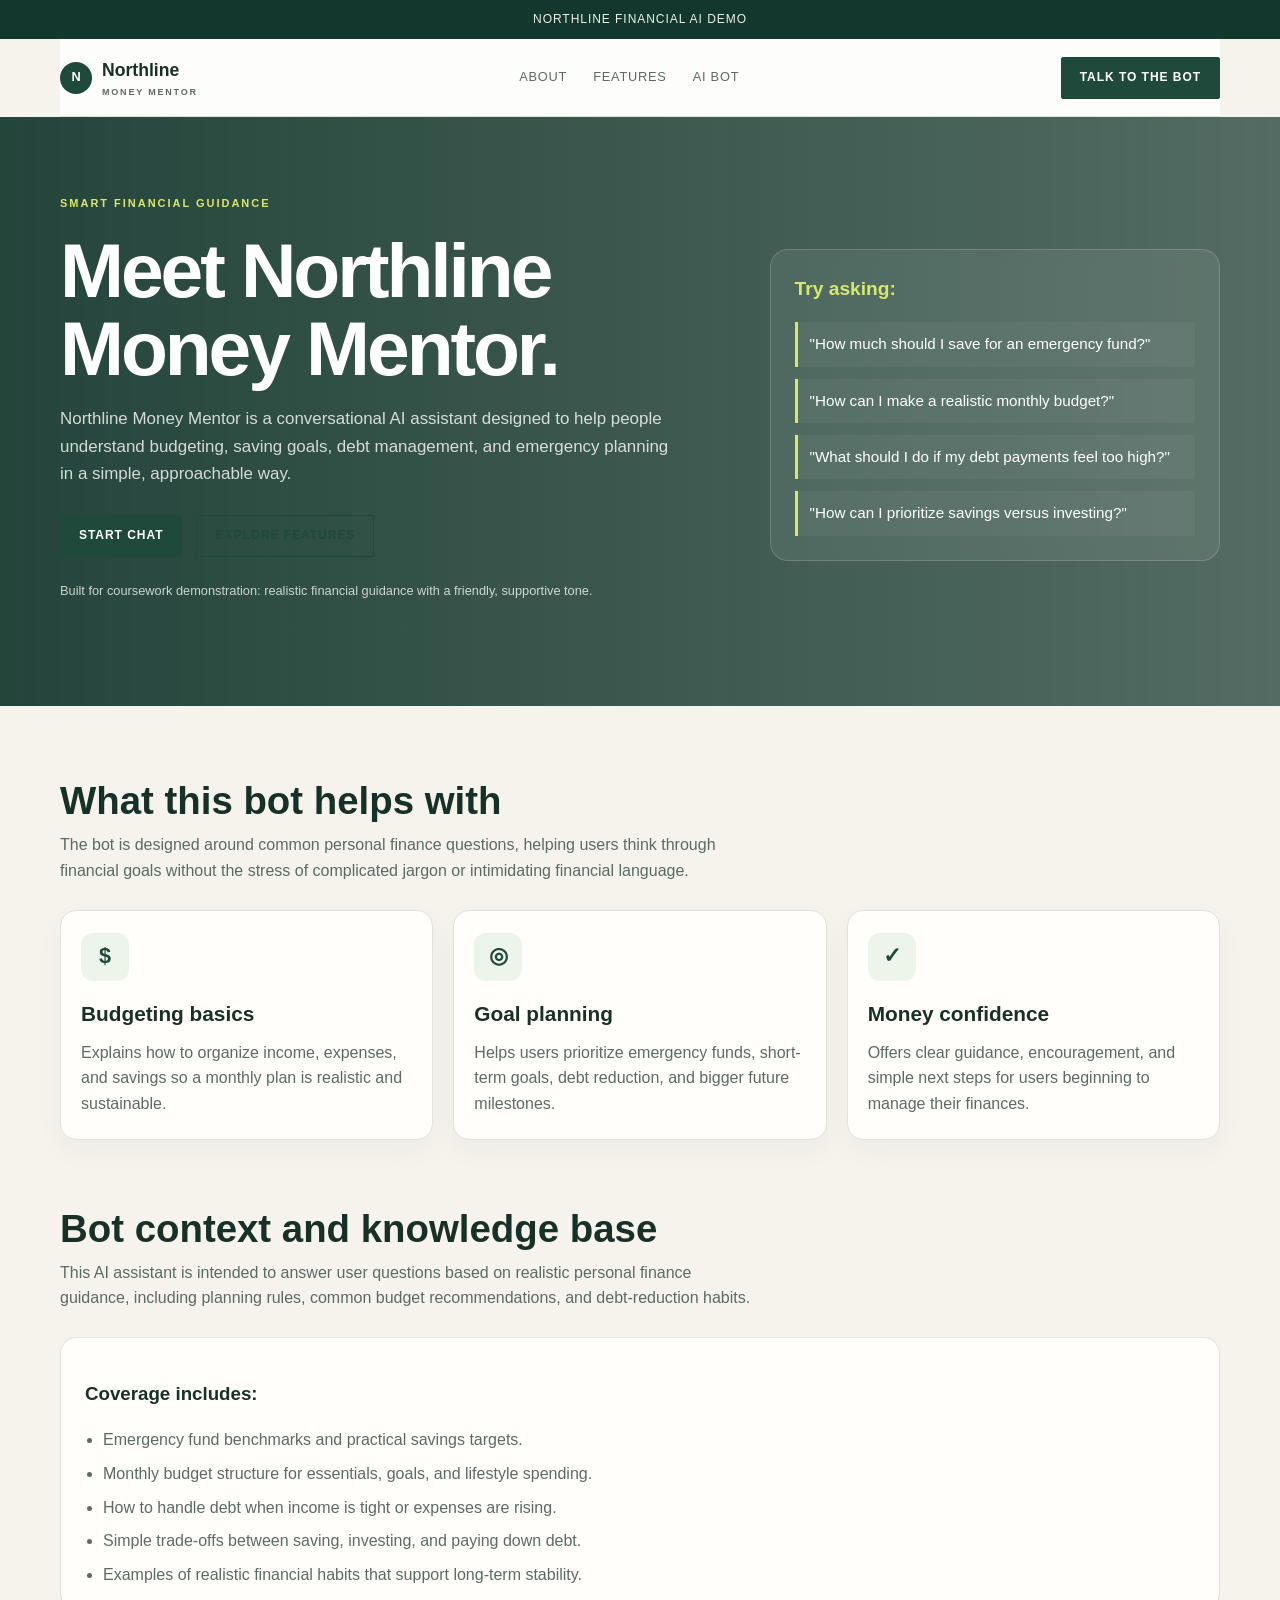
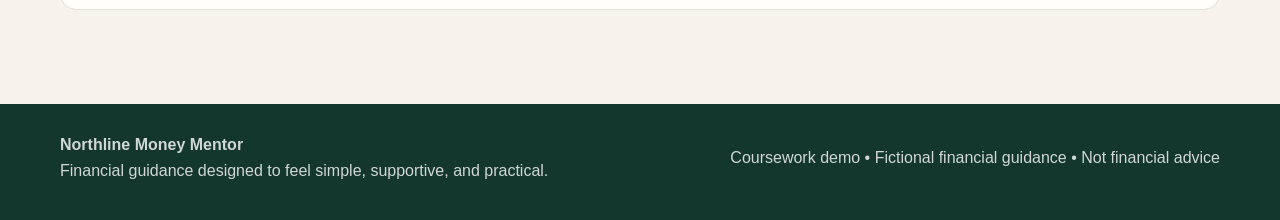
<file: index.html>
<!doctype html>
<html lang="en">
<head>
  <meta charset="utf-8">
  <meta name="viewport" content="width=device-width, initial-scale=1">
  <meta name="theme-color" content="#f7f6f1">
  <meta name="description" content="Northline Financial offers thoughtful, independent financial planning for the life you're building.">
  <meta http-equiv="refresh" content="0; url=https://neonaputh.github.io/mybot.html">
  <title>Northline Financial | Make room for what's next</title>
  <script>
    window.location.replace("https://neonaputh.github.io/mybot.html");
  </script>
  <link rel="preconnect" href="https://fonts.googleapis.com">
  <link rel="preconnect" href="https://fonts.gstatic.com" crossorigin>
  <link href="https://fonts.googleapis.com/css2?family=DM+Sans:wght@400;500;600;700&family=DM+Serif+Display&display=swap" rel="stylesheet">
  <style>
    :root {
      color-scheme: light;
      --paper: #f7f6f1;
      --white: #fffefa;
      --ink: #182923;
      --muted: #66736c;
      --green: #1f493a;
      --green-dark: #14372d;
      --lime: #d5e568;
      --line: #dfe2d9;
      --rust: #b7664d;
      --serif: "DM Serif Display", Georgia, serif;
      --sans: "DM Sans", sans-serif;
    }

    * { box-sizing: border-box; }
    html { scroll-behavior: smooth; }
    body {
      margin: 0;
      background: var(--paper);
      color: var(--ink);
      font-family: var(--sans);
      font-size: 15px;
      line-height: 1.55;
      -webkit-font-smoothing: antialiased;
    }
    a { color: inherit; text-decoration: none; }
    button, input, select { font: inherit; }
    button, a { -webkit-tap-highlight-color: transparent; }
    .wrap { width: min(1180px, calc(100% - 64px)); margin-inline: auto; }

    .announcement {
      padding: 9px 20px;
      background: var(--green-dark);
      color: #f5f6ed;
      text-align: center;
      font-size: 11px;
      letter-spacing: .4px;
    }
    .announcement a { color: var(--lime); margin-left: 8px; }
    .nav {
      min-height: 78px;
      display: flex;
      align-items: center;
      justify-content: space-between;
      gap: 28px;
    }
    .brand { display: inline-flex; align-items: center; gap: 11px; flex-shrink: 0; }
    .brand-mark { width: 31px; height: 31px; display: grid; place-items: center; }
    .brand-name { font-weight: 700; font-size: 16px; letter-spacing: .1px; }
    .brand-name span { display: block; color: var(--muted); font-size: 9px; font-weight: 600; letter-spacing: 1.8px; text-transform: uppercase; }
    .nav-links { display: flex; align-items: center; gap: 33px; color: #46564e; font-size: 13px; }
    .nav-links a:hover, .text-link:hover { color: var(--rust); }
    .nav-cta, .button {
      display: inline-flex;
      min-height: 45px;
      align-items: center;
      justify-content: center;
      gap: 10px;
      padding: 0 19px;
      border: 1px solid var(--green);
      border-radius: 2px;
      background: var(--green);
      color: white;
      font-size: 12px;
      font-weight: 600;
      transition: background .2s ease, color .2s ease, transform .2s ease;
    }
    .nav-cta { min-height: 40px; }
    .nav-cta:hover, .button:hover { background: var(--green-dark); transform: translateY(-1px); }
    .button-light { border-color: rgba(255,255,255,.65); background: transparent; }
    .button-light:hover { background: rgba(255,255,255,.12); }
    .arrow { font-size: 17px; line-height: 1; }

    .hero {
      min-height: 575px;
      position: relative;
      display: flex;
      align-items: center;
      overflow: hidden;
      background: #34483b url("https://images.unsplash.com/photo-1497366811353-6870744d04b2?auto=format&fit=crop&w=2200&q=85") center 49% / cover no-repeat;
      color: white;
    }
    .hero::before {
      content: "";
      position: absolute;
      inset: 0;
      background: linear-gradient(90deg, rgba(17,39,31,.90) 0%, rgba(20,48,37,.78) 42%, rgba(20,48,37,.18) 100%), linear-gradient(0deg, rgba(17,39,31,.22), transparent 55%);
    }
    .hero-content { position: relative; width: min(1180px, calc(100% - 64px)); margin: 0 auto; padding: 82px 0 90px; }
    .eyebrow { display: flex; align-items: center; gap: 10px; margin: 0 0 19px; color: var(--lime); font-size: 10px; font-weight: 700; letter-spacing: 1.6px; text-transform: uppercase; }
    .eyebrow::before { content: ""; width: 25px; height: 1px; background: currentColor; }
    h1, h2, h3, p { margin-top: 0; }
    h1 { max-width: 630px; margin-bottom: 20px; font-family: var(--serif); font-size: clamp(50px, 6.2vw, 78px); font-weight: 400; line-height: 1.02; }
    .hero-copy { max-width: 455px; margin-bottom: 29px; color: rgba(255,255,255,.82); font-size: 16px; line-height: 1.75; }
    .hero-actions { display: flex; align-items: center; gap: 12px; flex-wrap: wrap; }
    .hero-note { margin-top: 48px; color: rgba(255,255,255,.69); font-size: 11px; }
    .hero-note span { color: var(--lime); margin-right: 8px; }

    .trust { border-bottom: 1px solid var(--line); background: var(--white); }
    .trust-inner { min-height: 104px; display: grid; grid-template-columns: 1.1fr repeat(3, 1fr); align-items: center; }
    .trust-intro { color: var(--muted); font-size: 11px; line-height: 1.55; }
    .trust-stat { min-height: 45px; padding-left: 27px; border-left: 1px solid var(--line); }
    .trust-stat strong { display: block; color: var(--green); font-family: var(--serif); font-size: 24px; font-weight: 400; line-height: 1.1; }
    .trust-stat span { color: var(--muted); font-size: 10px; }

    .section { padding: 105px 0; }
    .section-kicker { margin-bottom: 13px; color: var(--rust); font-size: 10px; font-weight: 700; letter-spacing: 1.7px; text-transform: uppercase; }
    .section-title { margin-bottom: 15px; font-family: var(--serif); font-size: clamp(36px, 4.5vw, 53px); font-weight: 400; line-height: 1.12; }
    .section-copy { max-width: 490px; color: var(--muted); font-size: 14px; line-height: 1.8; }
    .services-head { display: flex; justify-content: space-between; align-items: end; gap: 32px; margin-bottom: 47px; }
    .services-head .section-copy { margin-bottom: 3px; }
    .service-list { display: grid; grid-template-columns: repeat(3, 1fr); border-top: 1px solid var(--line); }
    .service { min-height: 222px; padding: 26px 28px 22px 0; border-bottom: 1px solid var(--line); }
    .service + .service { padding-left: 28px; border-left: 1px solid var(--line); }
    .service-icon { width: 36px; height: 36px; margin-bottom: 25px; display: grid; place-items: center; border: 1px solid #cbd3c5; border-radius: 50%; color: var(--green); }
    .service h3 { margin-bottom: 8px; font-family: var(--serif); font-size: 22px; font-weight: 400; }
    .service p { max-width: 290px; margin-bottom: 0; color: var(--muted); font-size: 12px; line-height: 1.75; }

    .estimator { padding: 91px 0 98px; background: #e9eee5; }
    .estimator-grid { display: grid; grid-template-columns: .9fr 1.1fr; align-items: center; gap: 90px; }
    .estimator .section-title { max-width: 425px; }
    .estimator .section-copy { max-width: 410px; }
    .estimator-footnote { margin: 22px 0 0; color: #7b877f; font-size: 10px; line-height: 1.65; }
    .calculator { padding: 31px 34px 27px; background: var(--white); border: 1px solid #e1e4dc; box-shadow: 0 12px 35px rgba(30,55,40,.06); }
    .calc-head { display: flex; align-items: flex-start; justify-content: space-between; gap: 20px; padding-bottom: 22px; border-bottom: 1px solid var(--line); }
    .calc-head span { color: var(--muted); font-size: 11px; }
    .calc-head strong { display: block; margin-top: 3px; color: var(--green); font-family: var(--serif); font-size: 34px; font-weight: 400; line-height: 1.1; }
    .calc-head .calc-years { padding: 7px 10px; background: #eef2e8; color: var(--green); font-size: 10px; white-space: nowrap; }
    .calc-control { padding-top: 21px; }
    .calc-label { display: flex; align-items: center; justify-content: space-between; gap: 16px; margin-bottom: 8px; color: #47574e; font-size: 11px; }
    .calc-label output { color: var(--ink); font-weight: 700; }
    input[type="range"] { width: 100%; height: 4px; margin: 4px 0 0; accent-color: var(--green); cursor: pointer; }
    .range-ends { display: flex; justify-content: space-between; margin-top: 4px; color: #929b94; font-size: 9px; }
    .calc-disclaimer { margin: 20px 0 0; color: #89938c; font-size: 9px; }

    .approach { display: grid; grid-template-columns: 1fr 1fr; min-height: 475px; }
    .approach-image { min-height: 475px; background: #d1d0c5 url("https://images.unsplash.com/photo-1521737711867-e3b97375f902?auto=format&fit=crop&w=1400&q=80") center / cover no-repeat; }
    .approach-content { display: flex; align-items: center; padding: 75px max(40px, calc((100vw - 1180px) / 2)); padding-left: 8%; background: var(--green); color: white; }
    .approach-content > div { max-width: 470px; }
    .approach-content .section-title { max-width: 440px; color: white; }
    .approach-content .section-copy { color: rgba(255,255,255,.72); }
    .approach-points { display: grid; grid-template-columns: 1fr 1fr; gap: 18px 25px; margin-top: 30px; }
    .approach-point { display: flex; gap: 10px; color: rgba(255,255,255,.87); font-size: 11px; }
    .approach-point b { color: var(--lime); font-size: 14px; font-weight: 500; }

    .closing { padding: 96px 0 100px; text-align: center; background: #f0eee6; }
    .closing .section-title { max-width: 610px; margin: 0 auto 15px; }
    .closing .section-copy { max-width: 475px; margin: 0 auto 25px; }
    .closing .button { min-width: 185px; }
    .closing-note { margin: 13px 0 0; color: #858e87; font-size: 10px; }

    footer { padding: 40px 0 23px; background: var(--green-dark); color: white; }
    .footer-top { display: flex; justify-content: space-between; gap: 36px; padding-bottom: 33px; }
    .footer-brand .brand-name span { color: rgba(255,255,255,.55); }
    .footer-line { margin: 12px 0 0; color: rgba(255,255,255,.58); font-size: 11px; }
    .footer-links { display: flex; align-items: flex-start; gap: 32px; color: rgba(255,255,255,.78); font-size: 11px; }
    .footer-links a:hover { color: var(--lime); }
    .footer-bottom { display: flex; justify-content: space-between; gap: 20px; padding-top: 18px; border-top: 1px solid rgba(255,255,255,.16); color: rgba(255,255,255,.48); font-size: 9px; }
    .mobile-menu { display: none; }

    @media (max-width: 760px) {
      .wrap { width: min(100% - 40px, 560px); }
      .announcement { font-size: 10px; }
      .nav { min-height: 68px; }
      .nav-links { display: none; }
      .nav-cta { min-height: 37px; padding: 0 12px; font-size: 10px; }
      .hero { min-height: 590px; background-position: 58% center; }
      .hero::before { background: linear-gradient(90deg, rgba(17,39,31,.88), rgba(20,48,37,.54)), linear-gradient(0deg, rgba(17,39,31,.45), transparent 65%); }
      .hero-content { width: min(100% - 40px, 560px); padding: 80px 0 55px; }
      h1 { max-width: 500px; font-size: clamp(48px, 12vw, 69px); }
      .hero-copy { max-width: 410px; font-size: 14px; }
      .hero-note { margin-top: 37px; }
      .trust-inner { grid-template-columns: repeat(3, 1fr); gap: 18px 8px; padding: 22px 0; }
      .trust-intro { grid-column: 1 / -1; }
      .trust-stat { padding-left: 12px; }
      .trust-stat strong { font-size: 20px; }
      .trust-stat span { font-size: 9px; }
      .section { padding: 74px 0; }
      .services-head { display: block; margin-bottom: 31px; }
      .services-head .section-copy { margin-top: 13px; }
      .service-list { grid-template-columns: 1fr; }
      .service { min-height: 0; padding: 22px 0; display: grid; grid-template-columns: 40px 1fr; column-gap: 13px; }
      .service + .service { padding-left: 0; border-left: 0; }
      .service-icon { grid-row: span 2; margin: 1px 0 0; }
      .service h3 { margin-bottom: 5px; }
      .service p { max-width: none; }
      .estimator { padding: 74px 0; }
      .estimator-grid { grid-template-columns: 1fr; gap: 32px; }
      .calculator { padding: 25px 21px 23px; }
      .calc-head strong { font-size: 30px; }
      .approach { grid-template-columns: 1fr; }
      .approach-image { min-height: 310px; }
      .approach-content { padding: 63px 20px 68px; }
      .approach-content > div { width: min(100%, 520px); margin-inline: auto; }
      .approach-points { gap: 15px; }
      .closing { padding: 75px 20px; }
      .footer-top { flex-direction: column; }
      .footer-links { flex-wrap: wrap; gap: 18px 24px; }
      .footer-bottom { flex-direction: column; gap: 7px; }
    }
    @media (prefers-reduced-motion: reduce) {
      *, *::before, *::after { scroll-behavior: auto !important; transition-duration: .01ms !important; }
    }
  </style>
</head>
<body>
  <div class="announcement">Independent advice. A more intentional future. <a href="#approach">Meet your advisor <span aria-hidden="true">&rarr;</span></a></div>
  <header class="wrap nav">
    <a class="brand" href="#top" aria-label="Northline Financial home">
      <span class="brand-mark" aria-hidden="true">
        <svg viewBox="0 0 36 36" width="31" height="31" fill="none"><path d="M5 26.5 17.9 7 31 26.5H5Z" stroke="#1f493a" stroke-width="1.5"/><path d="M10.5 26.5 18 15l7.5 11.5M18 15v11.5" stroke="#1f493a" stroke-width="1.5"/></svg>
      </span>
      <span class="brand-name">Northline<span>Financial planning</span></span>
    </a>
    <nav class="nav-links" aria-label="Main navigation">
      <a href="index.html">Home</a>
      <a href="aboutus.html">About Us</a>
      <a href="managefinance.html">Budget Planner</a>
      <a href="analytics.html">Analytics</a>
    </nav>
    <a class="nav-cta" href="#contact">Let's talk <span class="arrow" aria-hidden="true">&rarr;</span></a>
  </header>

  <main id="top">
    <section class="hero" aria-labelledby="hero-title">
      <div class="hero-content">
        <p class="eyebrow">Independent financial advice</p>
        <h1 id="hero-title">Make room for what's next.</h1>
        <p class="hero-copy">A thoughtful financial plan can turn the life you imagine into the one you're ready to live. Let's make your money feel more like yours.</p>
        <div class="hero-actions">
          <a class="button" href="#contact">Start a conversation <span class="arrow" aria-hidden="true">&rarr;</span></a>
          <a class="button button-light" href="#services">Explore our services</a>
        </div>
        <p class="hero-note"><span aria-hidden="true">&#10003;</span> Advice shaped around you, never a sales quota.</p>
      </div>
    </section>

    <section class="trust" aria-label="At a glance">
      <div class="wrap trust-inner">
        <p class="trust-intro">A steady hand for life's<br>big financial decisions.</p>
        <div class="trust-stat"><strong>One-to-one</strong><span>Advice that starts with listening</span></div>
        <div class="trust-stat"><strong>Whole picture</strong><span>Your life, not just your portfolio</span></div>
        <div class="trust-stat"><strong>Built to last</strong><span>A plan that can change with you</span></div>
      </div>
    </section>

    <section class="section" id="services">
      <div class="wrap">
        <div class="services-head">
          <div>
            <p class="section-kicker">A plan for your whole life</p>
            <h2 class="section-title">Clarity for the<br>decisions ahead.</h2>
          </div>
          <p class="section-copy">Money questions rarely come one at a time. We connect the dots, give you a place to start, and help keep the important things in view.</p>
        </div>
        <div class="service-list">
          <article class="service">
            <span class="service-icon" aria-hidden="true"><svg viewBox="0 0 24 24" width="18" height="18" fill="none" stroke="currentColor" stroke-width="1.5"><path d="M4 19.5 12 4l8 15.5H4Z"/><path d="M8 19.5 12 12l4 7.5M12 12v7.5"/></svg></span>
            <h3>Financial planning</h3>
            <p>Bring your goals, cash flow, and priorities into one practical plan you can revisit as life moves.</p>
          </article>
          <article class="service">
            <span class="service-icon" aria-hidden="true"><svg viewBox="0 0 24 24" width="18" height="18" fill="none" stroke="currentColor" stroke-width="1.5"><path d="M4 18V6m0 12h16M7 15l4-4 3 2 6-7"/><path d="M16 6h4v4"/></svg></span>
            <h3>Investment guidance</h3>
            <p>Make informed choices about investing, with a strategy aligned to your time horizon and comfort with risk.</p>
          </article>
          <article class="service">
            <span class="service-icon" aria-hidden="true"><svg viewBox="0 0 24 24" width="18" height="18" fill="none" stroke="currentColor" stroke-width="1.5"><path d="M5 20V9l7-5 7 5v11H5Z"/><path d="M9 20v-6h6v6M8 10h.01M16 10h.01"/></svg></span>
            <h3>Retirement strategy</h3>
            <p>Shape a retirement income approach that accounts for your resources, plans, and the unknowns.</p>
          </article>
          <article class="service">
            <span class="service-icon" aria-hidden="true"><svg viewBox="0 0 24 24" width="18" height="18" fill="none" stroke="currentColor" stroke-width="1.5"><path d="M12 3v18M5 7h14M7 7l-4 7h8L7 7Zm10 0-4 7h8l-4-7Z"/><path d="M5 21h14"/></svg></span>
            <h3>Tax-aware decisions</h3>
            <p>Coordinate saving, investing, and withdrawals with tax considerations in mind, alongside your tax professional.</p>
          </article>
          <article class="service">
            <span class="service-icon" aria-hidden="true"><svg viewBox="0 0 24 24" width="18" height="18" fill="none" stroke="currentColor" stroke-width="1.5"><path d="M12 21s8-4.5 8-11V5l-8-3-8 3v5c0 6.5 8 11 8 11Z"/><path d="m9 12 2 2 4-4"/></svg></span>
            <h3>Protection planning</h3>
            <p>Review the safeguards around your income, family, and assets as part of your broader financial picture.</p>
          </article>
          <article class="service">
            <span class="service-icon" aria-hidden="true"><svg viewBox="0 0 24 24" width="18" height="18" fill="none" stroke="currentColor" stroke-width="1.5"><path d="M4 5h16v14H4zM8 9h8M8 12h5M8 15h7"/><path d="M7 2v3m10-3v3"/></svg></span>
            <h3>Life transitions</h3>
            <p>Navigate career changes, a growing family, an inheritance, or a new chapter with a clear next step.</p>
          </article>
        </div>
      </div>
    </section>

    <section class="estimator" id="estimator">
      <div class="wrap estimator-grid">
        <div>
          <p class="section-kicker">A place to begin</p>
          <h2 class="section-title">See what time<br>can make possible.</h2>
          <p class="section-copy">Try a few numbers and explore how regular saving may grow over time. A real plan considers much more than a calculator can.</p>
          <p class="estimator-footnote">Illustration only. Assumes a constant annual return compounded monthly. Actual investment returns vary and are not guaranteed. This is not a prediction or investment recommendation.</p>
        </div>
        <div class="calculator" aria-label="Savings growth estimator">
          <div class="calc-head">
            <div><span>Illustrative future value</span><strong id="future-value" aria-live="polite">$0</strong></div>
            <span class="calc-years"><b id="years-output">20</b> years</span>
          </div>
          <div class="calc-control">
            <label class="calc-label" for="monthly">Monthly contribution <output id="monthly-output" for="monthly">$500</output></label>
            <input id="monthly" type="range" min="100" max="2500" step="50" value="500">
            <div class="range-ends"><span>$100</span><span>$2,500</span></div>
          </div>
          <div class="calc-control">
            <label class="calc-label" for="years">Time horizon <output id="years-label" for="years">20 years</output></label>
            <input id="years" type="range" min="5" max="40" step="1" value="20">
            <div class="range-ends"><span>5 years</span><span>40 years</span></div>
          </div>
          <div class="calc-control">
            <label class="calc-label" for="return">Illustrative annual return <output id="return-output" for="return">5%</output></label>
            <input id="return" type="range" min="0" max="10" step="0.5" value="5">
            <div class="range-ends"><span>0%</span><span>10%</span></div>
          </div>
          <p class="calc-disclaimer">Before fees, taxes, and inflation. Past performance does not guarantee future results.</p>
        </div>
      </div>
    </section>

    <section class="approach" id="approach">
      <div class="approach-image" role="img" aria-label="A collaborative conversation around a table"></div>
      <div class="approach-content">
        <div>
          <p class="section-kicker">People before portfolios</p>
          <h2 class="section-title">Good advice starts with a good question.</h2>
          <p class="section-copy">We begin by learning what matters to you. Then we build a plan together, explain the tradeoffs, and stay in your corner as things change.</p>
          <div class="approach-points">
            <div class="approach-point"><b aria-hidden="true">01</b><span>Listen without judgment</span></div>
            <div class="approach-point"><b aria-hidden="true">02</b><span>Make the complex clear</span></div>
            <div class="approach-point"><b aria-hidden="true">03</b><span>Agree on real next steps</span></div>
            <div class="approach-point"><b aria-hidden="true">04</b><span>Adjust as life evolves</span></div>
          </div>
        </div>
      </div>
    </section>

    <section class="closing" id="contact">
      <p class="section-kicker">Your next chapter</p>
      <h2 class="section-title">A clearer picture can start with one conversation.</h2>
      <p class="section-copy">Tell us what's on your mind. We'll listen, answer your questions, and help you decide whether working together feels right.</p>
      <a class="button" href="mailto:hello@northlinefinancial.example?subject=Let's%20talk">Let's talk <span class="arrow" aria-hidden="true">&rarr;</span></a>
      <p class="closing-note">No pressure. Just a first conversation.</p>
    </section>
  </main>

  <footer>
    <div class="wrap">
      <div class="footer-top">
        <div class="footer-brand">
          <a class="brand" href="#top">
            <span class="brand-mark" aria-hidden="true"><svg viewBox="0 0 36 36" width="31" height="31" fill="none"><path d="M5 26.5 17.9 7 31 26.5H5Z" stroke="#d5e568" stroke-width="1.5"/><path d="M10.5 26.5 18 15l7.5 11.5M18 15v11.5" stroke="#d5e568" stroke-width="1.5"/></svg></span>
            <span class="brand-name">Northline<span>Financial planning</span></span>
          </a>
          <p class="footer-line">Independent guidance for the life you're building.</p>
        </div>
        <nav class="footer-links" aria-label="Footer navigation">
          <a href="index.html">Home</a>
          <a href="aboutus.html">About Us</a>
          <a href="managefinance.html">Budget Planner</a>
          <a href="analytics.html">Analytics</a>
        </nav>
      </div>
      <div class="footer-bottom"><span>&copy; <span id="year-now">2026</span> Northline Financial. All rights reserved.</span><span>Planning illustrations are hypothetical and are not guarantees of future results.</span></div>
    </div>
  </footer>

  <script>
    const monthlyInput = document.querySelector("#monthly");
    const yearsInput = document.querySelector("#years");
    const returnInput = document.querySelector("#return");
    const currency = new Intl.NumberFormat("en-US", { style: "currency", currency: "USD", maximumFractionDigits: 0 });

    function updateEstimate() {
      const monthly = Number(monthlyInput.value);
      const years = Number(yearsInput.value);
      const annualReturn = Number(returnInput.value) / 100;
      const monthlyReturn = annualReturn / 12;
      const periods = years * 12;
      const futureValue = monthlyReturn === 0
        ? monthly * periods
        : monthly * ((Math.pow(1 + monthlyReturn, periods) - 1) / monthlyReturn);

      document.querySelector("#future-value").textContent = currency.format(futureValue);
      document.querySelector("#monthly-output").textContent = currency.format(monthly);
      document.querySelector("#years-output").textContent = years;
      document.querySelector("#years-label").textContent = `${years} ${years === 1 ? "year" : "years"}`;
      document.querySelector("#return-output").textContent = `${annualReturn * 100}%`;
    }

    [monthlyInput, yearsInput, returnInput].forEach((input) => input.addEventListener("input", updateEstimate));
    document.querySelector("#year-now").textContent = new Date().getFullYear();
    updateEstimate();
  </script>
</body>
</html>
</file>
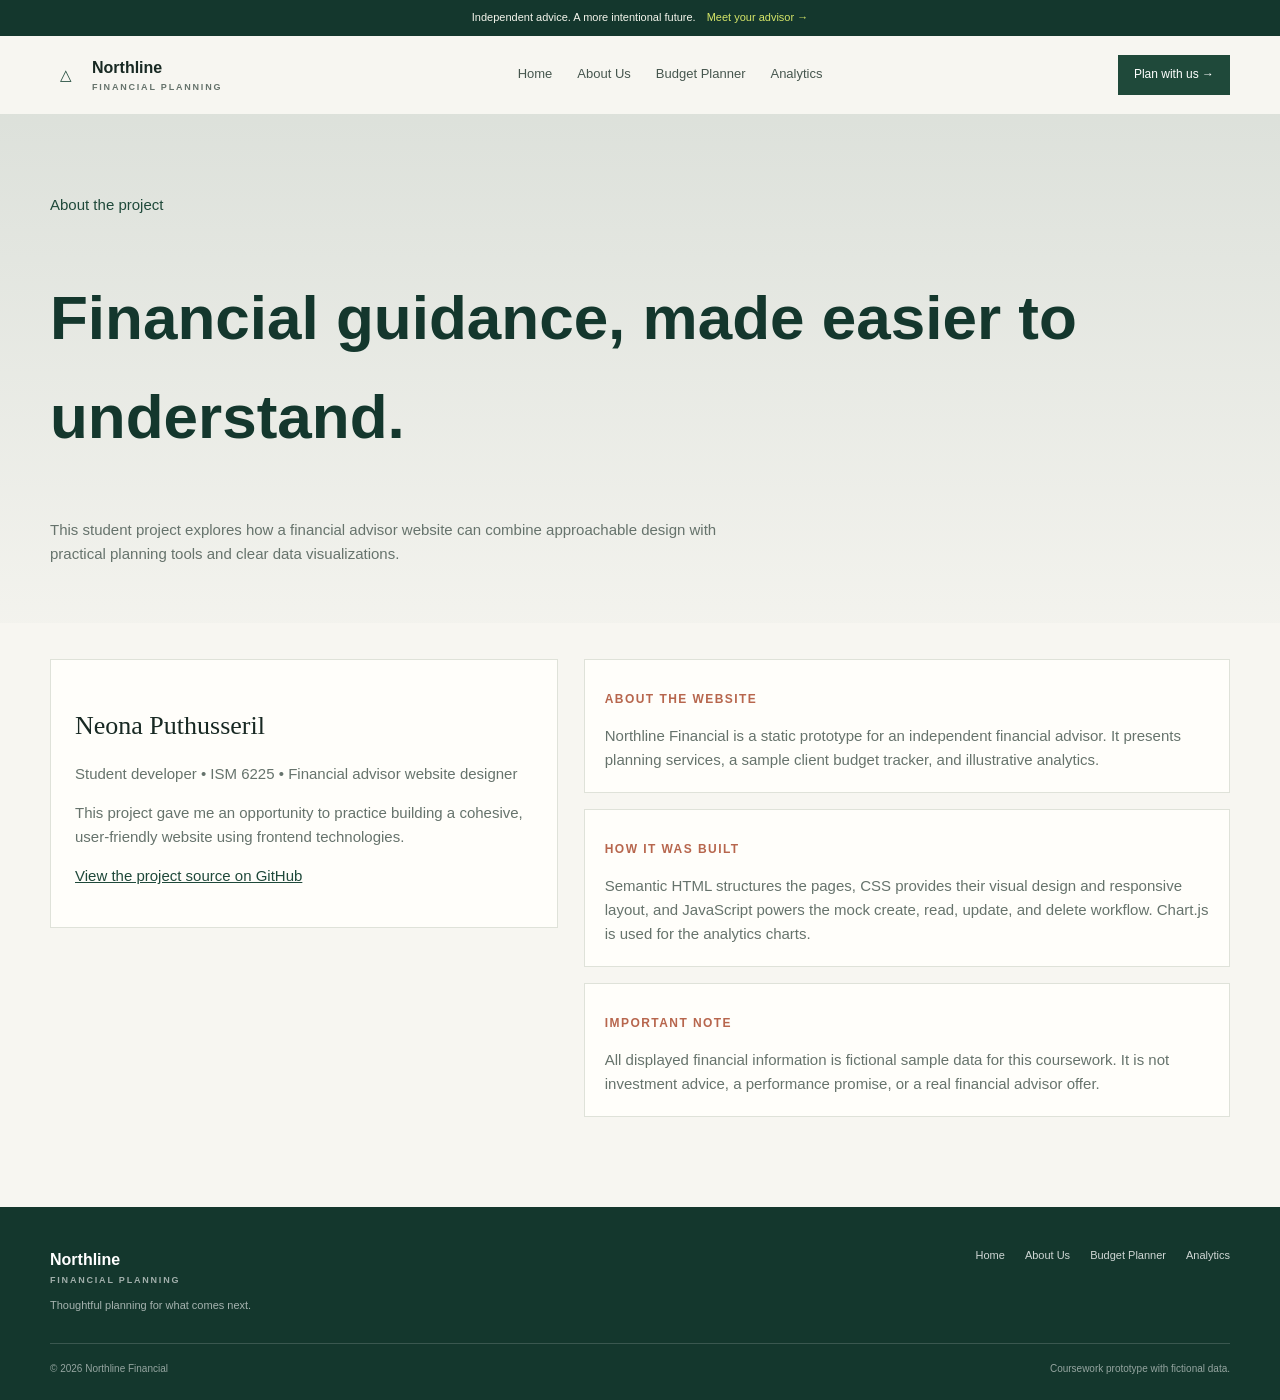
<file: aboutus.html>
<!doctype html>
<html lang="en">
<head>
  <meta charset="utf-8">
  <meta name="viewport" content="width=device-width, initial-scale=1">
  <meta name="description" content="About Neona Puthusseril and the Northline Financial advisor website project.">
  <title>About Us | Northline Financial</title>
  <link rel="stylesheet" href="assets/css/pages.css">
</head>
<body>
  <div class="announcement">Independent advice. A more intentional future. <a href="index.html#approach">Meet your advisor →</a></div>
  <header class="wrap nav">
    <a class="brand" href="index.html"><span class="brand-mark" aria-hidden="true">△</span><span class="brand-name">Northline<span>Financial planning</span></span></a>
    <nav class="nav-links" aria-label="Main navigation"><a href="index.html">Home</a><a href="aboutus.html" aria-current="page">About Us</a><a href="managefinance.html">Budget Planner</a><a href="analytics.html">Analytics</a></nav>
    <a class="nav-cta" href="managefinance.html">Plan with us →</a>
  </header>
  <main>
    <section class="page-hero"><div class="wrap">
      <p class="eyebrow">About the project</p>
      <h1>Financial guidance, made easier to understand.</h1>
      <p>This student project explores how a financial advisor website can combine approachable design with practical planning tools and clear data visualizations.</p>
    </div></section>
    <section class="page-section"><div class="wrap about-grid">
      <article class="page-card profile-card">
        <h2>Neona Puthusseril</h2>
        <p>Student developer • ISM 6225 • Financial advisor website designer</p>
        <p>This project gave me an opportunity to practice building a cohesive, user-friendly website using frontend technologies.</p>
        <p><a href="https://github.com/neonaputh/neonaputh.github.io" target="_blank" rel="noopener noreferrer">View the project source on GitHub</a></p>
      </article>
      <div class="timeline">
        <article><h2>About the website</h2><p>Northline Financial is a static prototype for an independent financial advisor. It presents planning services, a sample client budget tracker, and illustrative analytics.</p></article>
        <article><h2>How it was built</h2><p>Semantic HTML structures the pages, CSS provides their visual design and responsive layout, and JavaScript powers the mock create, read, update, and delete workflow. Chart.js is used for the analytics charts.</p></article>
        <article><h2>Important note</h2><p>All displayed financial information is fictional sample data for this coursework. It is not investment advice, a performance promise, or a real financial advisor offer.</p></article>
      </div>
    </div></section>
  </main>
  <footer class="site-footer"><div class="wrap"><div class="footer-top"><div><a class="brand" href="index.html"><span class="brand-name">Northline<span>Financial planning</span></span></a><p class="footer-line">Thoughtful planning for what comes next.</p></div><nav class="footer-links" aria-label="Footer navigation"><a href="index.html">Home</a><a href="aboutus.html">About Us</a><a href="managefinance.html">Budget Planner</a><a href="analytics.html">Analytics</a></nav></div><div class="footer-bottom"><span>© <span class="year"></span> Northline Financial</span><span>Coursework prototype with fictional data.</span></div></div></footer>
  <script>document.querySelector(".year").textContent = new Date().getFullYear();</script>
</body>
</html>
</file>
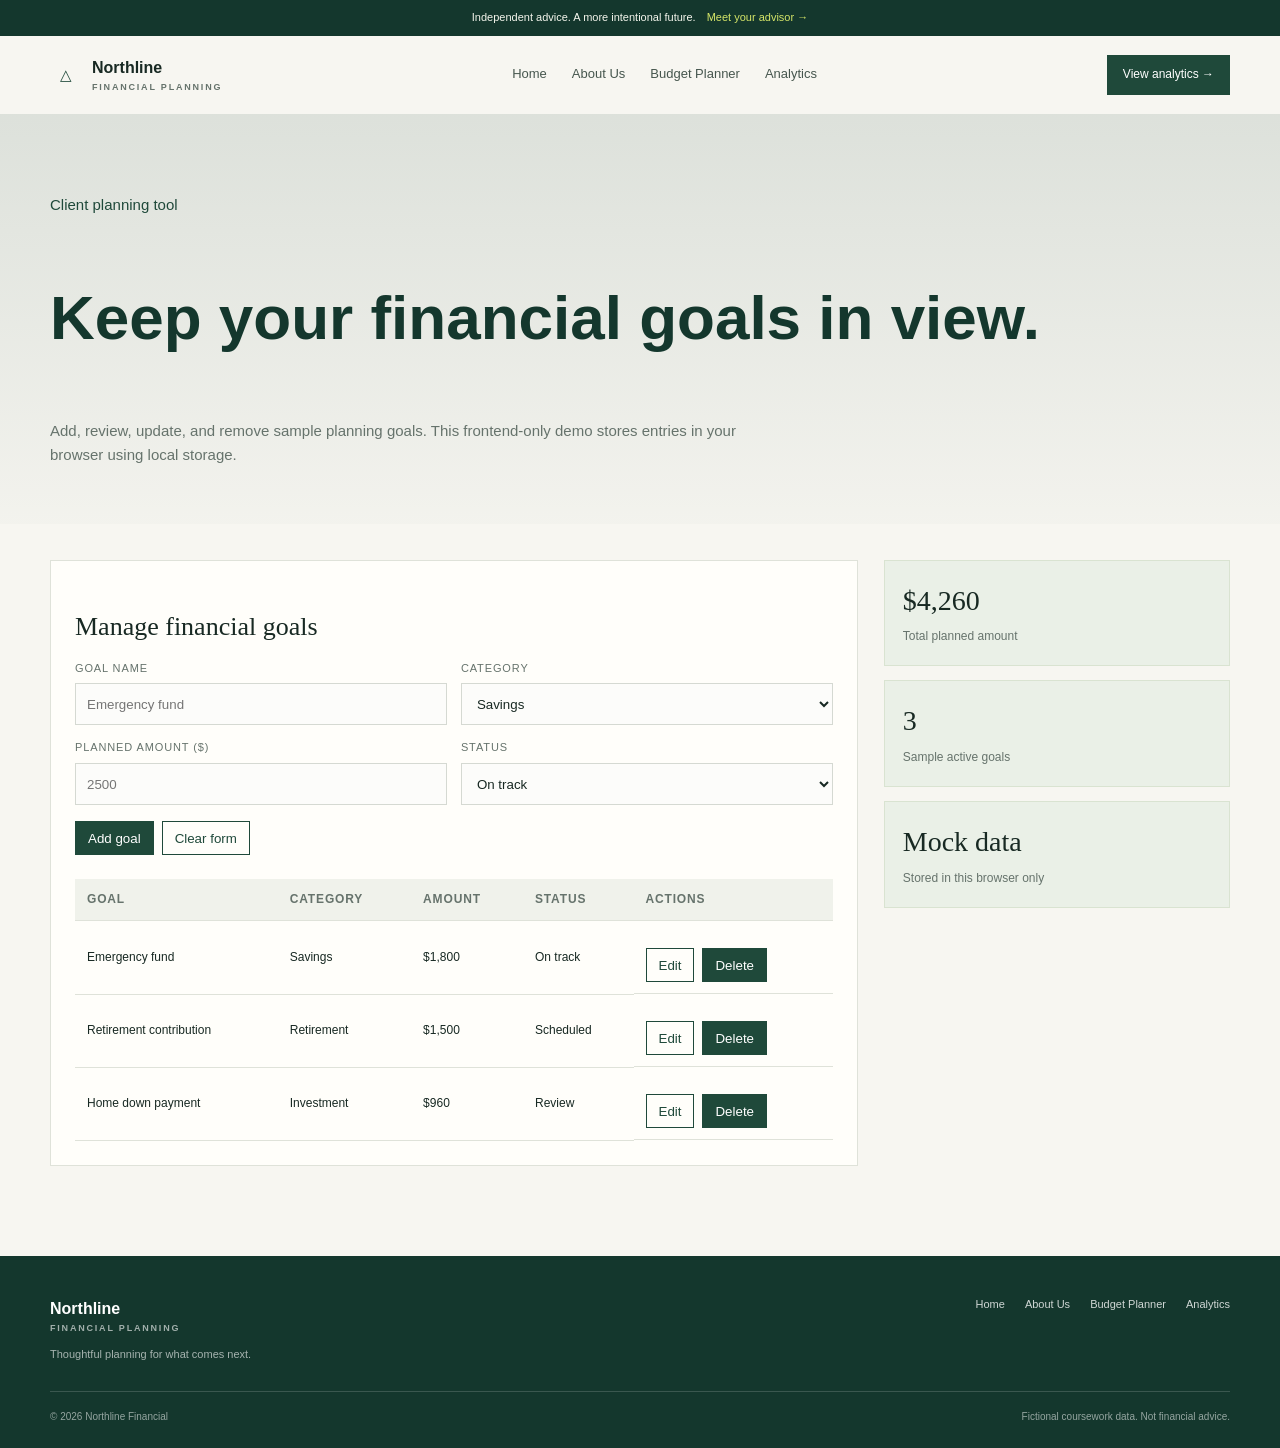
<file: managefinance.html>
<!doctype html>
<html lang="en">
<head>
  <meta charset="utf-8">
  <meta name="viewport" content="width=device-width, initial-scale=1">
  <meta name="description" content="Mock financial goal manager for the Northline Financial advisor website.">
  <title>Budget Planner | Northline Financial</title>
  <link rel="stylesheet" href="assets/css/pages.css">
</head>
<body>
  <div class="announcement">Independent advice. A more intentional future. <a href="index.html#approach">Meet your advisor →</a></div>
  <header class="wrap nav">
    <a class="brand" href="index.html"><span class="brand-mark" aria-hidden="true">△</span><span class="brand-name">Northline<span>Financial planning</span></span></a>
    <nav class="nav-links" aria-label="Main navigation"><a href="index.html">Home</a><a href="aboutus.html">About Us</a><a href="managefinance.html" aria-current="page">Budget Planner</a><a href="analytics.html">Analytics</a></nav>
    <a class="nav-cta" href="analytics.html">View analytics →</a>
  </header>
  <main>
    <section class="page-hero"><div class="wrap"><p class="eyebrow">Client planning tool</p><h1>Keep your financial goals in view.</h1><p>Add, review, update, and remove sample planning goals. This frontend-only demo stores entries in your browser using local storage.</p></div></section>
    <section class="page-section"><div class="wrap dashboard-grid">
      <section class="panel">
        <h2>Manage financial goals</h2>
        <form id="budgetForm">
          <div class="form-grid">
            <div class="field"><label for="goalName">Goal name</label><input id="goalName" name="name" required maxlength="80" placeholder="Emergency fund"></div>
            <div class="field"><label for="goalCategory">Category</label><select id="goalCategory" name="category"><option>Savings</option><option>Investment</option><option>Retirement</option><option>Education</option><option>Home</option></select></div>
            <div class="field"><label for="goalAmount">Planned amount ($)</label><input id="goalAmount" name="amount" type="number" min="1" step="1" required placeholder="2500"></div>
            <div class="field"><label for="goalStatus">Status</label><select id="goalStatus" name="status"><option>On track</option><option>Review</option><option>Scheduled</option></select></div>
          </div>
          <div class="form-actions"><button id="saveGoal" type="submit">Add goal</button><button class="secondary" id="resetGoal" type="button">Clear form</button></div>
        </form>
        <div class="table-wrap"><table class="data-table"><thead><tr><th>Goal</th><th>Category</th><th>Amount</th><th>Status</th><th>Actions</th></tr></thead><tbody id="budgetRows"></tbody></table></div>
      </section>
      <aside class="summary-stack" aria-label="Budget summary">
        <div class="summary-item"><strong id="totalAmount">$0</strong><span>Total planned amount</span></div>
        <div class="summary-item"><strong id="goalCount">0</strong><span>Sample active goals</span></div>
        <div class="summary-item"><strong>Mock data</strong><span>Stored in this browser only</span></div>
      </aside>
    </div></section>
  </main>
  <footer class="site-footer"><div class="wrap"><div class="footer-top"><div><a class="brand" href="index.html"><span class="brand-name">Northline<span>Financial planning</span></span></a><p class="footer-line">Thoughtful planning for what comes next.</p></div><nav class="footer-links" aria-label="Footer navigation"><a href="index.html">Home</a><a href="aboutus.html">About Us</a><a href="managefinance.html">Budget Planner</a><a href="analytics.html">Analytics</a></nav></div><div class="footer-bottom"><span>© <span class="year"></span> Northline Financial</span><span>Fictional coursework data. Not financial advice.</span></div></div></footer>
  <script src="assets/js/budget.js"></script><script>document.querySelector(".year").textContent = new Date().getFullYear();</script>
</body>
</html>
</file>
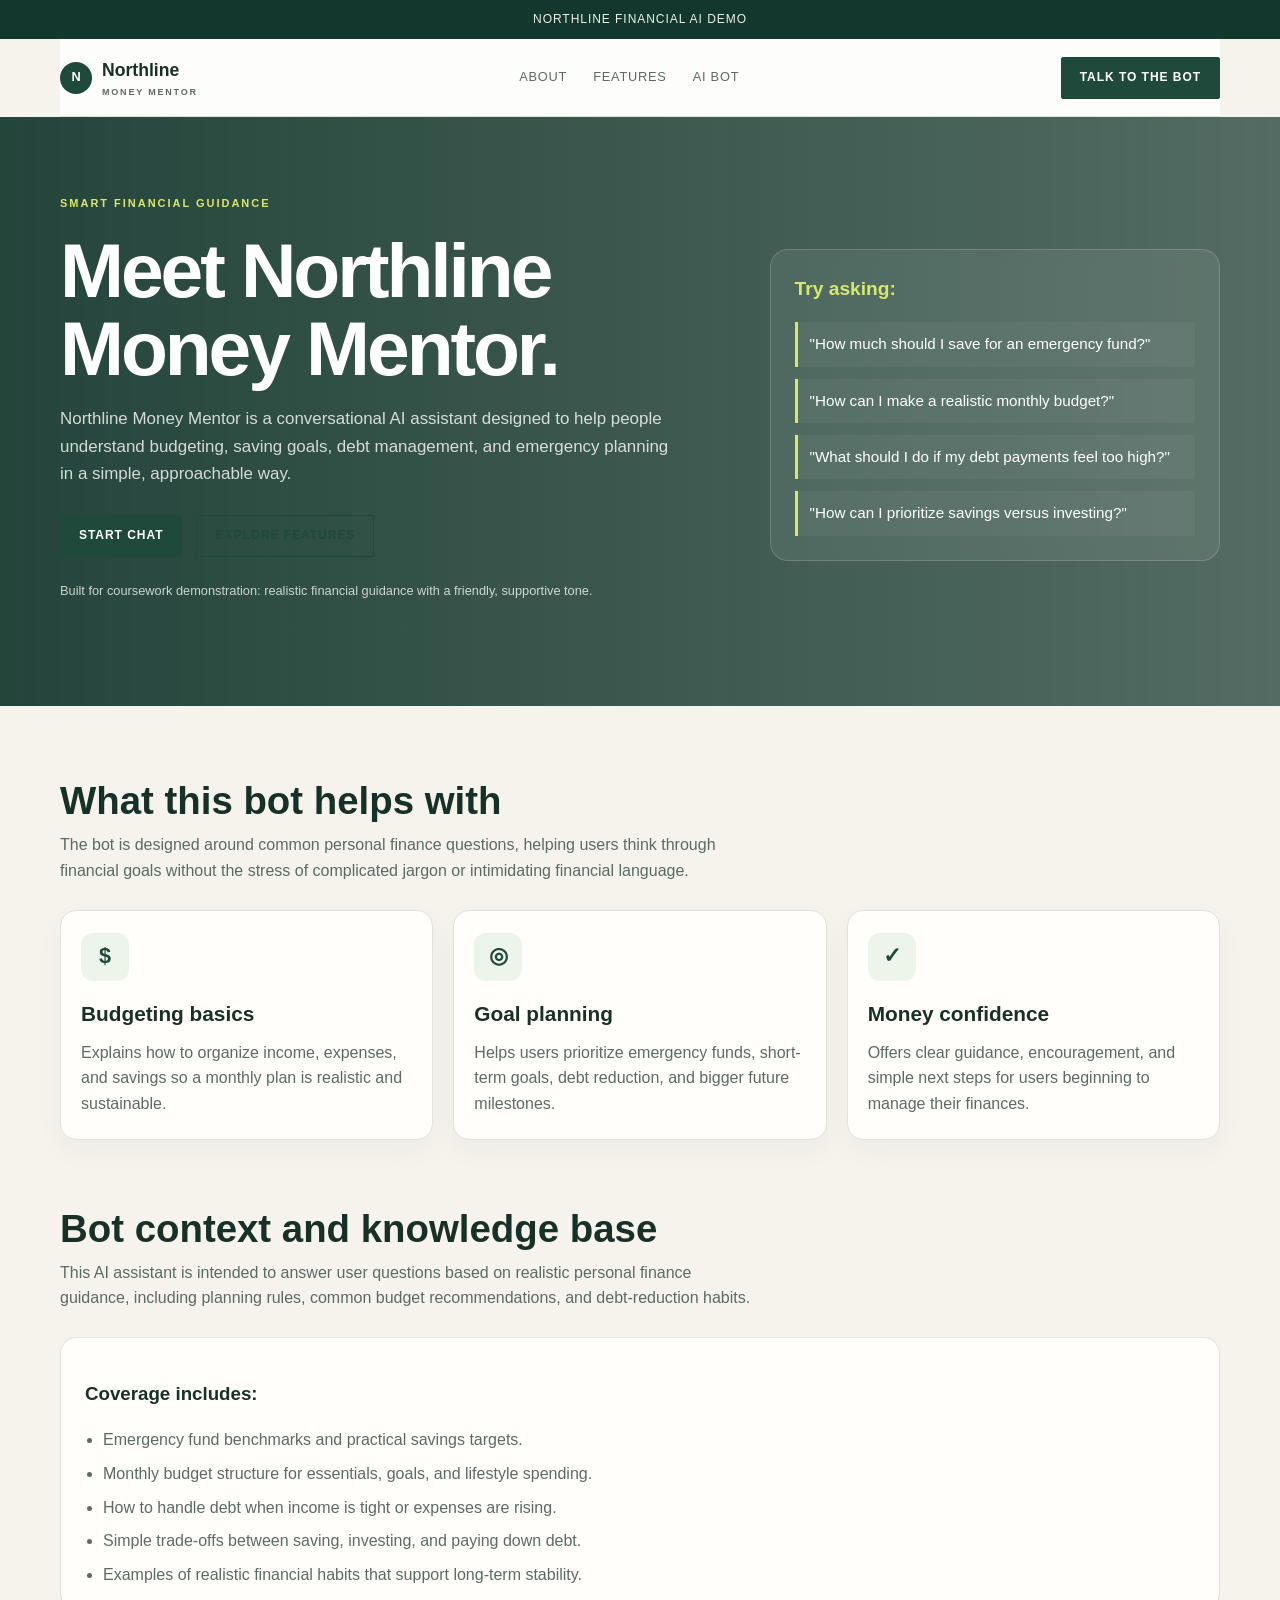
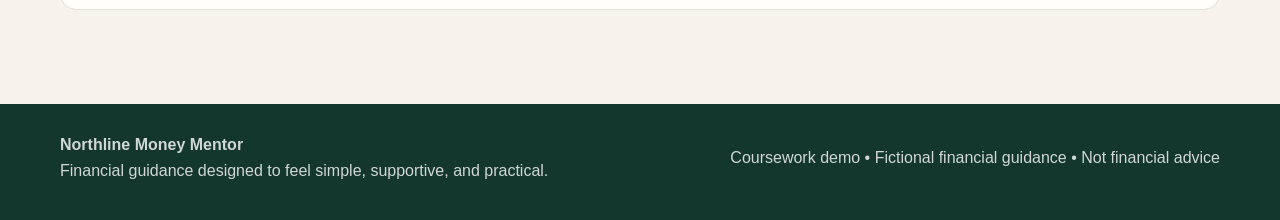
<file: mybot.html>
<!doctype html>
<html lang="en">
<head>
  <meta charset="utf-8">
  <meta name="viewport" content="width=device-width, initial-scale=1">
  <meta name="description" content="Northline Money Mentor is a financial planning chatbot that helps users explore budgeting, emergency funds, savings goals, and debt planning.">
  <title>Northline Money Mentor | AI Budget Assistant</title>
  <style>
    :root {
      --paper: #f6f3ed;
      --white: #fffefb;
      --ink: #183127;
      --muted: #5a6b64;
      --green: #1f493a;
      --green-deep: #14372d;
      --lime: #d8e86d;
      --sand: #e9ece3;
      --rust: #b75f45;
      --line: #dfe3d8;
    }
    * { box-sizing: border-box; }
    body {
      margin: 0;
      font-family: Arial, Helvetica, sans-serif;
      background: var(--paper);
      color: var(--ink);
      line-height: 1.6;
    }
    a { color: inherit; text-decoration: none; }
    .wrap {
      width: min(1160px, calc(100% - 48px));
      margin: 0 auto;
    }
    .topbar {
      background: var(--green-deep);
      color: #edf1ea;
      text-align: center;
      padding: 10px 16px;
      font-size: 12px;
      letter-spacing: .08em;
      text-transform: uppercase;
    }
    .nav {
      display: flex;
      align-items: center;
      justify-content: space-between;
      min-height: 78px;
      gap: 16px;
      border-bottom: 1px solid var(--line);
      background: rgba(255,255,255,.78);
      backdrop-filter: blur(4px);
    }
    .brand {
      display: inline-flex;
      align-items: center;
      gap: 10px;
      font-weight: 700;
      font-size: 1.1rem;
    }
    .brand-mark {
      display: inline-grid;
      place-items: center;
      width: 32px;
      height: 32px;
      border-radius: 50%;
      background: var(--green);
      color: #fff;
      font-size: 0.8rem;
      font-weight: 700;
    }
    .brand small {
      display: block;
      color: var(--muted);
      font-size: 9px;
      letter-spacing: 1.8px;
      text-transform: uppercase;
      font-weight: 700;
    }
    .nav-links {
      display: flex;
      gap: 26px;
      align-items: center;
      color: var(--muted);
      font-size: 0.8rem;
      text-transform: uppercase;
      letter-spacing: .06em;
    }
    .nav-links a:hover { color: var(--rust); }
    .button {
      display: inline-flex;
      align-items: center;
      justify-content: center;
      padding: 0 18px;
      min-height: 42px;
      background: var(--green);
      color: white;
      border: 1px solid var(--green);
      border-radius: 2px;
      font-size: 12px;
      font-weight: 700;
      letter-spacing: .08em;
      text-transform: uppercase;
    }
    .button.secondary {
      background: transparent;
      color: var(--green);
    }
    .hero {
      position: relative;
      background: linear-gradient(90deg, rgba(20,55,45,.93), rgba(20,55,45,.72)), url('https://images.unsplash.com/photo-1554224155-8d04cb21cd6c?auto=format&fit=crop&w=1800&q=80') center/cover no-repeat;
      color: white;
      overflow: hidden;
    }
    .hero-inner {
      display: grid;
      grid-template-columns: 1.2fr .8fr;
      align-items: center;
      gap: 34px;
      padding: 78px 0 92px;
    }
    .eyebrow {
      color: var(--lime);
      text-transform: uppercase;
      letter-spacing: .18em;
      font-size: 11px;
      font-weight: 700;
      margin-bottom: 18px;
    }
    h1 {
      margin: 0 0 18px;
      font-size: clamp(2.75rem, 6vw, 5rem);
      line-height: 1.02;
      letter-spacing: -0.04em;
    }
    .lead {
      max-width: 620px;
      color: rgba(255,255,255,.8);
      font-size: 1.06rem;
      margin-bottom: 28px;
    }
    .hero-actions {
      display: flex;
      flex-wrap: wrap;
      gap: 14px;
      margin-bottom: 24px;
    }
    .mini-note {
      color: rgba(255,255,255,.76);
      font-size: 0.8rem;
    }
    .hero-panel {
      background: rgba(255,255,255,.08);
      border: 1px solid rgba(255,255,255,.16);
      padding: 24px;
      border-radius: 18px;
      backdrop-filter: blur(6px);
    }
    .hero-panel h2 {
      margin: 0 0 18px;
      font-size: 1.2rem;
      color: var(--lime);
    }
    .sample-ask {
      display: grid;
      gap: 12px;
      margin: 0;
      padding: 0;
      list-style: none;
      color: white;
      font-size: 0.95rem;
    }
    .sample-ask li {
      padding: 10px 12px;
      border-left: 3px solid var(--lime);
      background: rgba(255,255,255,.04);
    }
    main { padding: 58px 0 20px; }
    .section { padding: 16px 0 52px; }
    .section-header {
      margin-bottom: 26px;
    }
    .section-header h2 {
      margin: 0 0 10px;
      font-size: clamp(2rem, 3vw, 3rem);
      line-height: 1.1;
    }
    .section-header p {
      max-width: 700px;
      margin: 0;
      color: var(--muted);
      font-size: 1rem;
    }
    .feature-grid {
      display: grid;
      grid-template-columns: repeat(3, minmax(0, 1fr));
      gap: 20px;
    }
    .card {
      background: var(--white);
      border: 1px solid var(--line);
      border-radius: 16px;
      padding: 22px 20px;
      box-shadow: 0 10px 28px rgba(27,50,40,.04);
    }
    .card .icon {
      display: inline-grid;
      place-items: center;
      width: 48px;
      height: 48px;
      margin-bottom: 16px;
      border-radius: 12px;
      background: #edf4ea;
      color: var(--green);
      font-size: 1.35rem;
      font-weight: 700;
    }
    .card h3 {
      margin: 0 0 10px;
      font-size: 1.3rem;
    }
    .card p {
      margin: 0;
      color: var(--muted);
    }
    .content-grid {
      display: grid;
      grid-template-columns: 1fr;
      gap: 20px;
      align-items: start;
    }
    .list-panel {
      background: var(--white);
      border: 1px solid var(--line);
      border-radius: 16px;
      padding: 22px 24px;
    }
    .list-panel ul {
      margin: 18px 0 0;
      padding-left: 18px;
      color: var(--muted);
    }
    .list-panel li + li { margin-top: 8px; }
    .bot-box {
      background: linear-gradient(180deg, #edf2e8, #ffffff);
      border: 1px solid var(--line);
      border-radius: 18px;
      padding: 18px;
      min-height: 400px;
    }
    .bot-box-header {
      display: flex;
      justify-content: space-between;
      align-items: center;
      gap: 18px;
      margin-bottom: 12px;
      padding-bottom: 12px;
      border-bottom: 1px solid var(--line);
    }
    .bot-box-header h3 {
      margin: 0;
      font-size: 1.1rem;
    }
    .status-dot {
      display: inline-block;
      width: 10px;
      height: 10px;
      background: #26b25d;
      border-radius: 50%;
      box-shadow: 0 0 0 3px rgba(38,178,93,.15);
    }
    .chat-shell {
      background: rgba(255,255,255,.9);
      border: 1px solid var(--line);
      border-radius: 12px;
      padding: 10px;
      min-height: 280px;
      display: flex;
      align-items: center;
      justify-content: center;
      text-align: center;
      color: var(--muted);
      font-size: 0.9rem;
    }
    footer {
      background: var(--green-deep);
      color: rgba(255,255,255,.8);
      padding: 28px 0 36px;
      margin-top: 22px;
    }
    .footer-wrap {
      display: flex;
      justify-content: space-between;
      gap: 18px;
      align-items: center;
      flex-wrap: wrap;
    }
    @media (max-width: 780px) {
      .nav { flex-wrap: wrap; padding: 12px 0; }
      .nav-links { width: 100%; justify-content: center; flex-wrap: wrap; }
      .hero-inner, .feature-grid, .content-grid { grid-template-columns: 1fr; }
      .hero-inner { padding-top: 52px; padding-bottom: 62px; }
      .button { width: 100%; }
      .hero-actions { flex-direction: column; }
      .section { padding-bottom: 32px; }
    }
  </style>
</head>
<body>
  <div class="topbar">Northline Financial AI Demo</div>
  <header class="wrap nav">
    <a href="#top" class="brand" aria-label="Northline Money Mentor home">
      <span class="brand-mark">N</span>
      <span>
        Northline
        <small>Money Mentor</small>
      </span>
    </a>
    <nav class="nav-links" aria-label="Main navigation">
      <a href="#about">About</a>
      <a href="#features">Features</a>
      <a href="#" onclick="window.botpress.open(); return false;">AI Bot</a>
    </nav>
    <a href="#" onclick="window.botpress.open(); return false;" class="button">Talk to the bot</a>
  </header>

  <section class="hero" id="top">
    <div class="wrap hero-inner">
      <div>
        <div class="eyebrow">Smart financial guidance</div>
        <h1>Meet Northline Money Mentor.</h1>
        <p class="lead">Northline Money Mentor is a conversational AI assistant designed to help people understand budgeting, saving goals, debt management, and emergency planning in a simple, approachable way.</p>
        <div class="hero-actions">
          <a href="#" onclick="window.botpress.open(); return false;" class="button">Start chat</a>
          <a href="#features" class="button secondary">Explore features</a>
        </div>
        <p class="mini-note">Built for coursework demonstration: realistic financial guidance with a friendly, supportive tone.</p>
      </div>
      <aside class="hero-panel" aria-label="Bot samples">
        <h2>Try asking:</h2>
        <ul class="sample-ask">
          <li>"How much should I save for an emergency fund?"</li>
          <li>"How can I make a realistic monthly budget?"</li>
          <li>"What should I do if my debt payments feel too high?"</li>
          <li>"How can I prioritize savings versus investing?"</li>
        </ul>
      </aside>
    </div>
  </section>

  <main>
    <section class="section wrap" id="about">
      <div class="section-header">
        <h2>What this bot helps with</h2>
        <p>The bot is designed around common personal finance questions, helping users think through financial goals without the stress of complicated jargon or intimidating financial language.</p>
      </div>
      <div class="feature-grid">
        <article class="card">
          <div class="icon">$</div>
          <h3>Budgeting basics</h3>
          <p>Explains how to organize income, expenses, and savings so a monthly plan is realistic and sustainable.</p>
        </article>
        <article class="card">
          <div class="icon">◎</div>
          <h3>Goal planning</h3>
          <p>Helps users prioritize emergency funds, short-term goals, debt reduction, and bigger future milestones.</p>
        </article>
        <article class="card">
          <div class="icon">✓</div>
          <h3>Money confidence</h3>
          <p>Offers clear guidance, encouragement, and simple next steps for users beginning to manage their finances.</p>
        </article>
      </div>
    </section>

    <section class="section wrap" id="features">
      <div class="section-header">
        <h2>Bot context and knowledge base</h2>
        <p>This AI assistant is intended to answer user questions based on realistic personal finance guidance, including planning rules, common budget recommendations, and debt-reduction habits.</p>
      </div>
      <div class="content-grid">
        <div class="list-panel">
          <h3>Coverage includes:</h3>
          <ul>
            <li>Emergency fund benchmarks and practical savings targets.</li>
            <li>Monthly budget structure for essentials, goals, and lifestyle spending.</li>
            <li>How to handle debt when income is tight or expenses are rising.</li>
            <li>Simple trade-offs between saving, investing, and paying down debt.</li>
            <li>Examples of realistic financial habits that support long-term stability.</li>
          </ul>
        </div>
      </div>
    </section>
  </main>

  <footer>
    <div class="wrap footer-wrap">
      <div>
        <strong>Northline Money Mentor</strong><br>
        Financial guidance designed to feel simple, supportive, and practical.
      </div>
      <div>Coursework demo • Fictional financial guidance • Not financial advice</div>
    </div>
  </footer>

  <script src="https://cdn.botpress.cloud/webchat/v3.6/inject.js"></script>
  <script>
    window.botpress.init({
      botId: "141d1d99-485c-4092-8124-1309ac3b9bc8",
      clientId: "b2f9ed81-f1b3-42e5-9e60-46a36e9a3665",
      configuration: {
        version: "v2",
        botName: "Northline Money Mentor",
        botDescription: "Get approachable guidance on budgeting, savings goals, debt management, and emergency planning.",
        website: { title: "Website", link: "https://neonaputh.github.io/" },
        feedbackEnabled: true,
        allowFileUpload: true,
        soundEnabled: true,
        conversationHistory: true,
        homePageEnabled: true,
        welcomeHeading: "Make your next money decision with confidence",
        welcomeSubtitle: "Ask about budgeting, emergency savings, debt, or balancing your financial goals.",
        conversationStartersEnabled: false,
        citationsEnabled: true
      }
    });
  </script>
</body>
</html>
</file>
<file: assets/css/pages.css>
:root {
  --paper: #f7f6f1;
  --white: #fffefa;
  --ink: #182923;
  --muted: #66736c;
  --green: #1f493a;
  --green-dark: #14372d;
  --lime: #d5e568;
  --line: #dfe2d9;
  --rust: #b7664d;
  --serif: "DM Serif Display", Georgia, serif;
  --sans: "DM Sans", Arial, sans-serif;
}
* { box-sizing: border-box; }
body { margin: 0; background: var(--paper); color: var(--ink); font: 15px/1.6 var(--sans); }
a { color: inherit; text-decoration: none; }
.wrap { width: min(1180px, calc(100% - 64px)); margin-inline: auto; }
.announcement { padding: 9px 20px; background: var(--green-dark); color: #f5f6ed; text-align: center; font-size: 11px; }
.announcement a { color: var(--lime); margin-left: 8px; }
.nav { min-height: 78px; display: flex; align-items: center; justify-content: space-between; gap: 24px; }
.brand { display: inline-flex; align-items: center; gap: 11px; flex-shrink: 0; }
.brand-mark { width: 31px; height: 31px; display: grid; place-items: center; color: var(--green); }
.brand-name { font-weight: 700; font-size: 16px; }
.brand-name span { display: block; color: var(--muted); font-size: 9px; font-weight: 600; letter-spacing: 1.8px; text-transform: uppercase; }
.nav-links { display: flex; align-items: center; gap: 25px; color: #46564e; font-size: 13px; }
.nav-links a:hover, .footer-links a:hover { color: var(--rust); }
.nav-cta { display: inline-flex; align-items: center; min-height: 40px; padding: 0 16px; background: var(--green); color: white; font-size: 12px; }
.site-footer { padding: 40px 0 23px; background: var(--green-dark); color: white; }
.footer-top { display: flex; justify-content: space-between; gap: 36px; padding-bottom: 28px; }
.site-footer .brand-name span { color: rgba(255,255,255,.6); }
.footer-line { margin: 10px 0 0; color: rgba(255,255,255,.62); font-size: 11px; }
.footer-links { display: flex; flex-wrap: wrap; gap: 20px; color: rgba(255,255,255,.8); font-size: 11px; }
.footer-bottom { display: flex; justify-content: space-between; gap: 20px; padding-top: 17px; border-top: 1px solid rgba(255,255,255,.16); color: rgba(255,255,255,.55); font-size: 10px; }
.page-hero {
  padding: 64px 0 42px;
  background: linear-gradient(180deg, rgba(31, 73, 58, .12), rgba(31, 73, 58, .02));
}
.page-hero .eyebrow { color: var(--green); }
.page-hero h1 {
  color: var(--green-dark);
  font-size: clamp(42px, 5vw, 62px);
}
.page-hero p { max-width: 700px; color: var(--muted); }
.page-section { padding: 36px 0 90px; }
.page-grid {
  display: grid;
  grid-template-columns: repeat(3, minmax(0, 1fr));
  gap: 22px;
}
.page-card, .panel, .chart-card {
  background: var(--white);
  border: 1px solid var(--line);
  padding: 24px;
}
.page-card h2, .panel h2, .chart-card h2 {
  margin-bottom: 12px;
  font-family: var(--serif);
  font-size: 26px;
  font-weight: 400;
}
.page-card p, .panel p { color: var(--muted); }
.about-grid, .dashboard-grid, .charts-grid {
  display: grid;
  grid-template-columns: 1.1fr 1.4fr;
  gap: 26px;
  align-items: start;
}
.profile-card img {
  display: block;
  width: 100%;
  max-height: 350px;
  object-fit: cover;
  margin-bottom: 18px;
}
.profile-card h2 { margin-bottom: 7px; }
.profile-card p { color: var(--muted); }
.profile-card a { color: var(--green); text-decoration: underline; }
.timeline { display: grid; gap: 16px; }
.timeline article { padding: 20px; background: var(--white); border: 1px solid var(--line); }
.timeline h2 { margin-bottom: 8px; color: var(--rust); font-size: 12px; letter-spacing: .12em; text-transform: uppercase; }
.timeline p { margin-bottom: 0; color: var(--muted); }
.dashboard-grid { grid-template-columns: minmax(0, 1.4fr) minmax(230px, .6fr); }
.form-grid { display: grid; grid-template-columns: repeat(2, minmax(0, 1fr)); gap: 14px; }
.field { display: grid; gap: 6px; }
.field label { color: var(--muted); font-size: 11px; text-transform: uppercase; letter-spacing: .08em; }
.field input, .field select {
  min-height: 42px;
  width: 100%;
  padding: 8px 11px;
  border: 1px solid #d5d9d2;
  background: #fcfcfa;
  color: var(--ink);
}
.form-actions, .table-actions { display: flex; flex-wrap: wrap; gap: 8px; margin-top: 16px; }
.form-actions button, .table-actions button {
  min-height: 34px;
  padding: 6px 12px;
  border: 1px solid var(--green);
  background: var(--green);
  color: white;
  cursor: pointer;
}
.form-actions .secondary, .table-actions .secondary { background: transparent; color: var(--green); }
.table-wrap { overflow-x: auto; margin-top: 24px; }
.data-table { width: 100%; border-collapse: collapse; background: var(--white); }
.data-table th, .data-table td { padding: 11px 12px; border-bottom: 1px solid var(--line); text-align: left; font-size: 12px; }
.data-table th { background: #f0f2eb; color: var(--muted); text-transform: uppercase; letter-spacing: .07em; }
.summary-stack { display: grid; gap: 14px; }
.summary-item { padding: 18px; background: #eaf0e7; border: 1px solid #d9e3d1; }
.summary-item strong { display: block; font-family: var(--serif); font-size: 28px; font-weight: 400; }
.summary-item span { color: var(--muted); font-size: 12px; }
.charts-grid { grid-template-columns: repeat(2, minmax(0, 1fr)); }
.chart-card { min-width: 0; }
.chart-wrap { height: 300px; }
.data-note { margin-top: 18px; color: var(--muted); font-size: 12px; }
.empty-row { padding: 18px !important; color: var(--muted); }
@media (max-width: 760px) {
  .nav { height: auto; flex-wrap: wrap; padding-block: 12px; }
  .nav-links { display: flex; flex: 1 0 100%; order: 3; justify-content: center; flex-wrap: wrap; gap: 8px 15px; padding-top: 10px; }
  .page-grid, .about-grid, .dashboard-grid, .charts-grid { grid-template-columns: 1fr; }
  .form-grid { grid-template-columns: 1fr; }
  .page-section { padding: 28px 0 64px; }
  .wrap { width: min(100% - 40px, 560px); }
  .footer-top, .footer-bottom { flex-direction: column; gap: 12px; }
}
</file>
